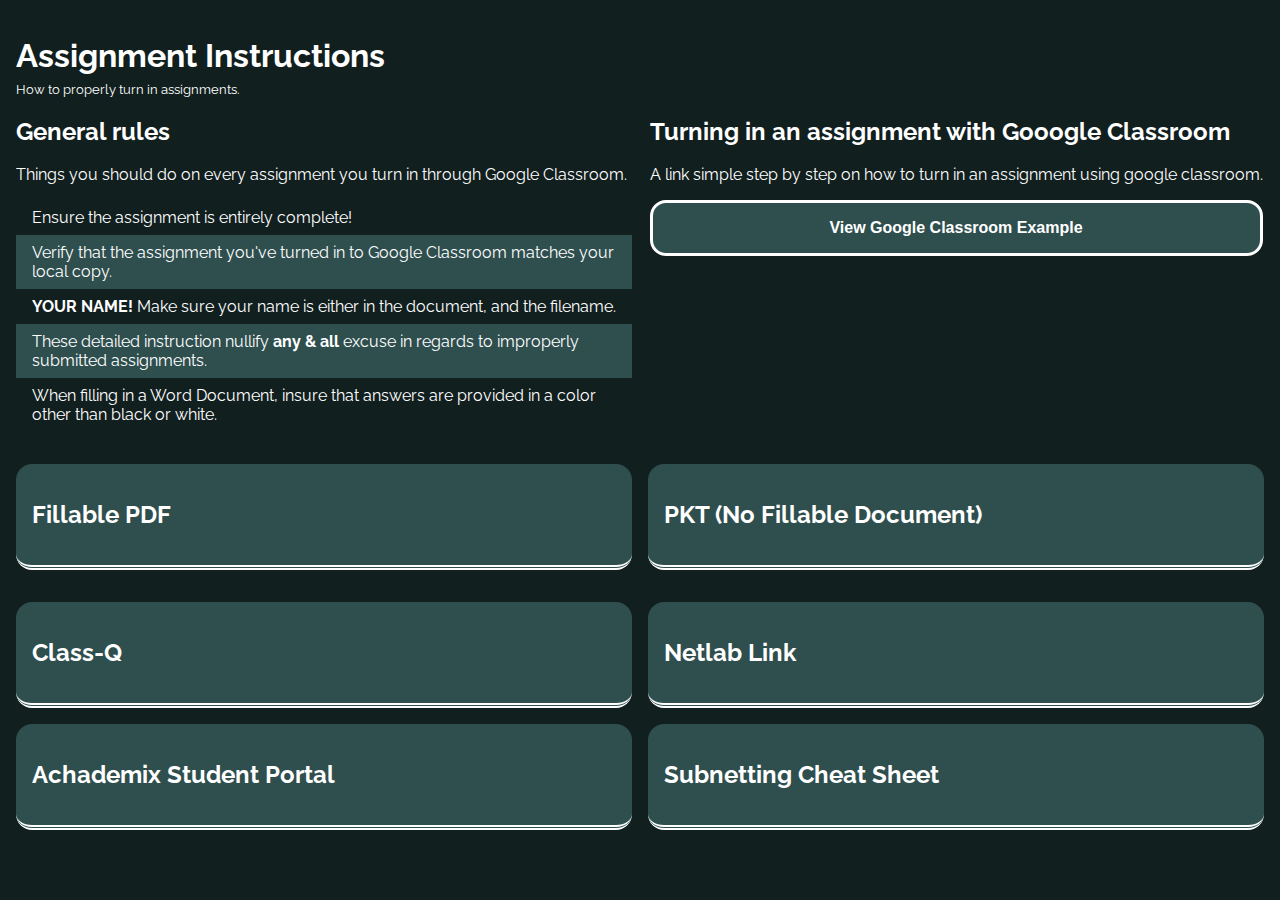
<file: index.html>
<!DOCTYPE html>
<html lang='en'>

<head>
    <meta charset='utf-8'>
    <meta name='viewport' content='width=device-width, initial-scale=1, shrink-to-fit=no'>
    <title>Assignment Instructions | West-Mec Adult ITS</title>
    <link rel="preconnect" href="https://fonts.gstatic.com">
    <link href="https://fonts.googleapis.com/css2?family=Raleway:ital,wght@0,100;0,400;0,700;1,400;1,700&display=swap" rel="stylesheet">
    <link rel="stylesheet" href="style.min.css">
</head>

<body>
    <main>
        <h1>Assignment Instructions</h1>
        <sub>How to properly turn in assignments.</sub>
        <section class="general">
            <div>
                <h2>General rules</h2>
                <p>Things you should do on every assignment you turn in through Google Classroom.</p>
                <ul>
                    <li>Ensure the assignment is entirely complete!</li>
                    <li>Verify that the assignment you've turned in to Google Classroom matches your local copy.</li>
                    <li><span class="emphasis">YOUR NAME!</span> Make sure your name is either in the document, and the filename.</li>
                    <li>These detailed instruction nullify <span class="emphasis">any & all</span> excuse in regards to improperly submitted assignments.</li>
                    <li>When filling in a Word Document, insure that answers are provided in a color other than black or white.</li>
                </ul>
            </div>
            <div class="example-box">
                <h2>Turning in an assignment with Gooogle Classroom</h2>
                <p>A link simple step by step on how to turn in an assignment using google classroom.</p>
                <button>
                    View Google Classroom Example
                    <a href="Example.html"></a>
                </button>
            </div>
        </section>
        <section class="selection">
            <div class="card">
                <h2>Fillable PDF</h2>
                <a href="PDF.html"> </a>
            </div>
            <div class="card">
                <h2>PKT (No Fillable Document)</h2>
                <a href="PT.html"> </a>
            </div>
        </section>
        <section class="selection">
            <div class="card">
                <h2>Class-Q</h2>
                <a href="https://class-q.web.app/join"></a>
            </div>
            <div class="card">
                <h2>Netlab Link</h2>
                <a href="https://netlab.west-mec.org/"></a>
            </div>
            <div class="card">
                <h2>Achademix Student Portal</h2>
                <a href="https://wmec.axstudent.com/"></a>
            </div>
            <div class="card">
                <h2>Subnetting Cheat Sheet</h2>
                <a href="images/subnetting.png"></a>
            </div>

        </section>
    </main>
</body>
<html>
</file>
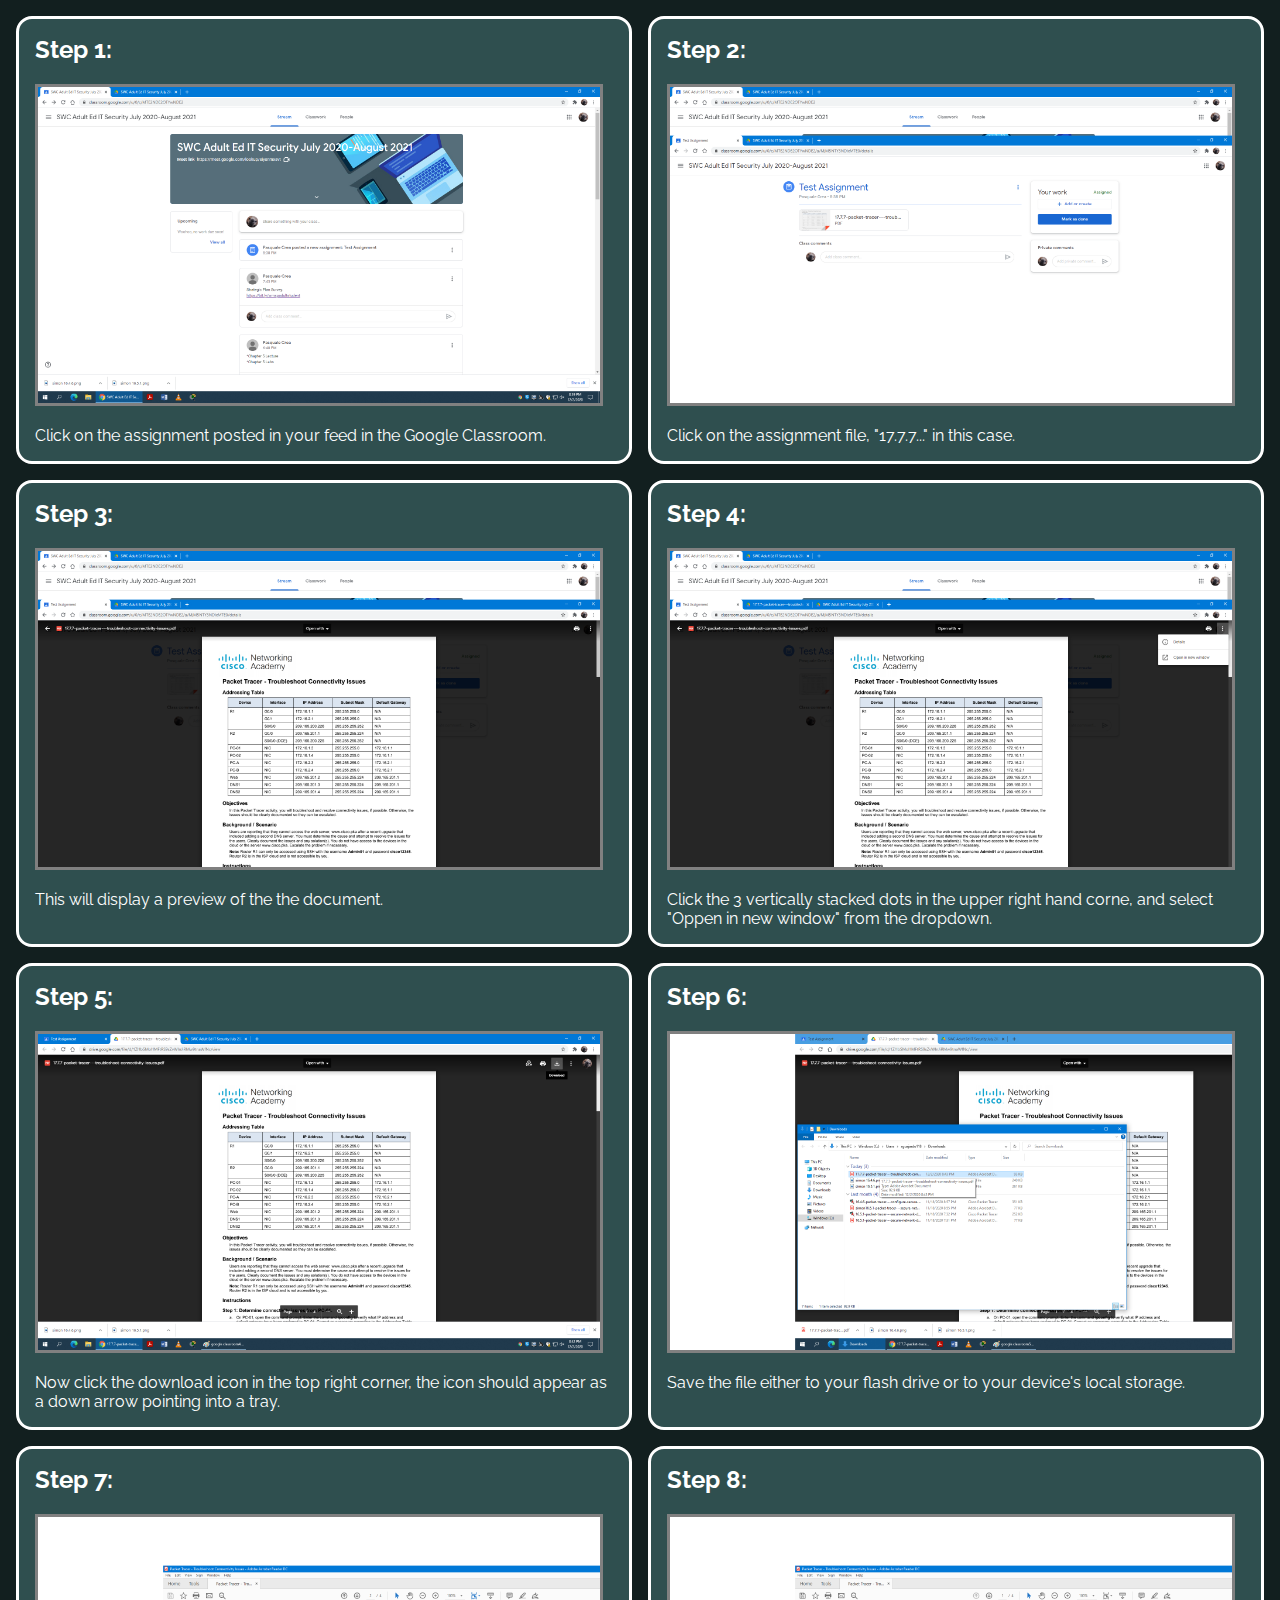
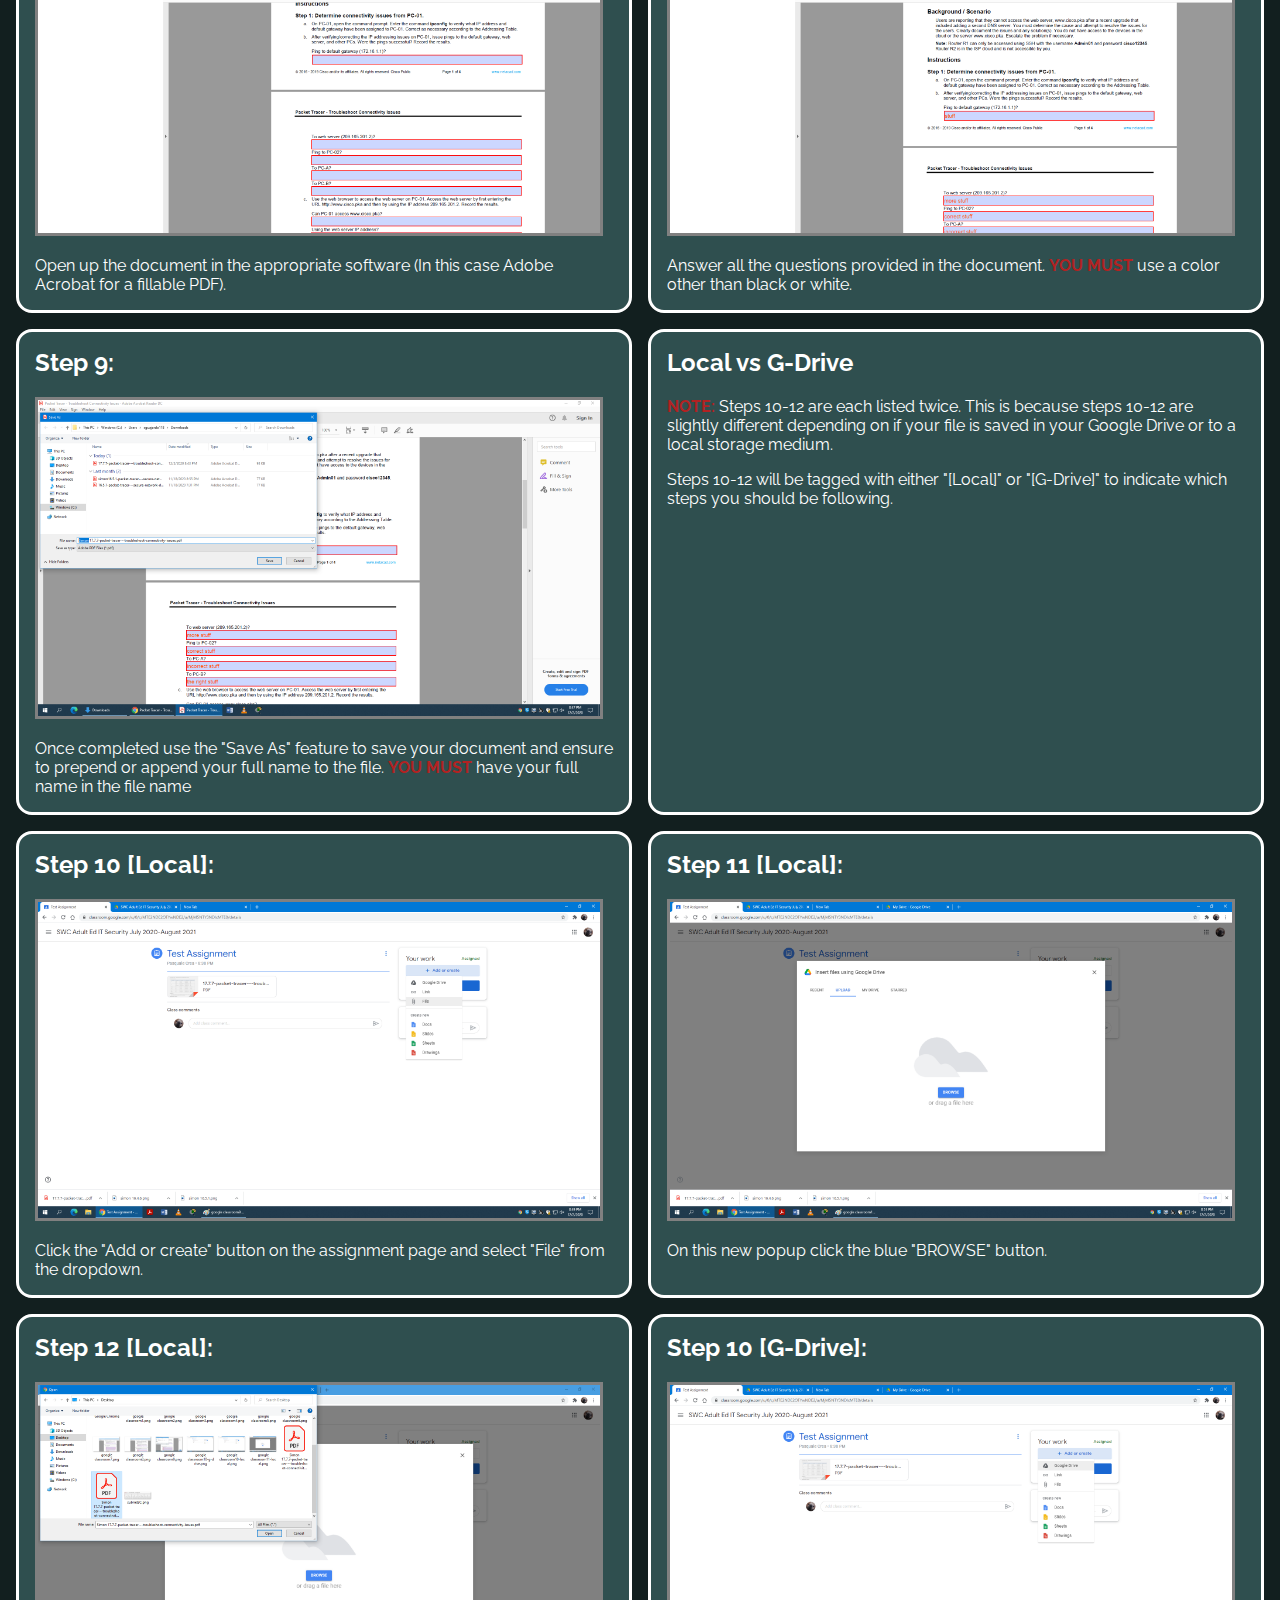
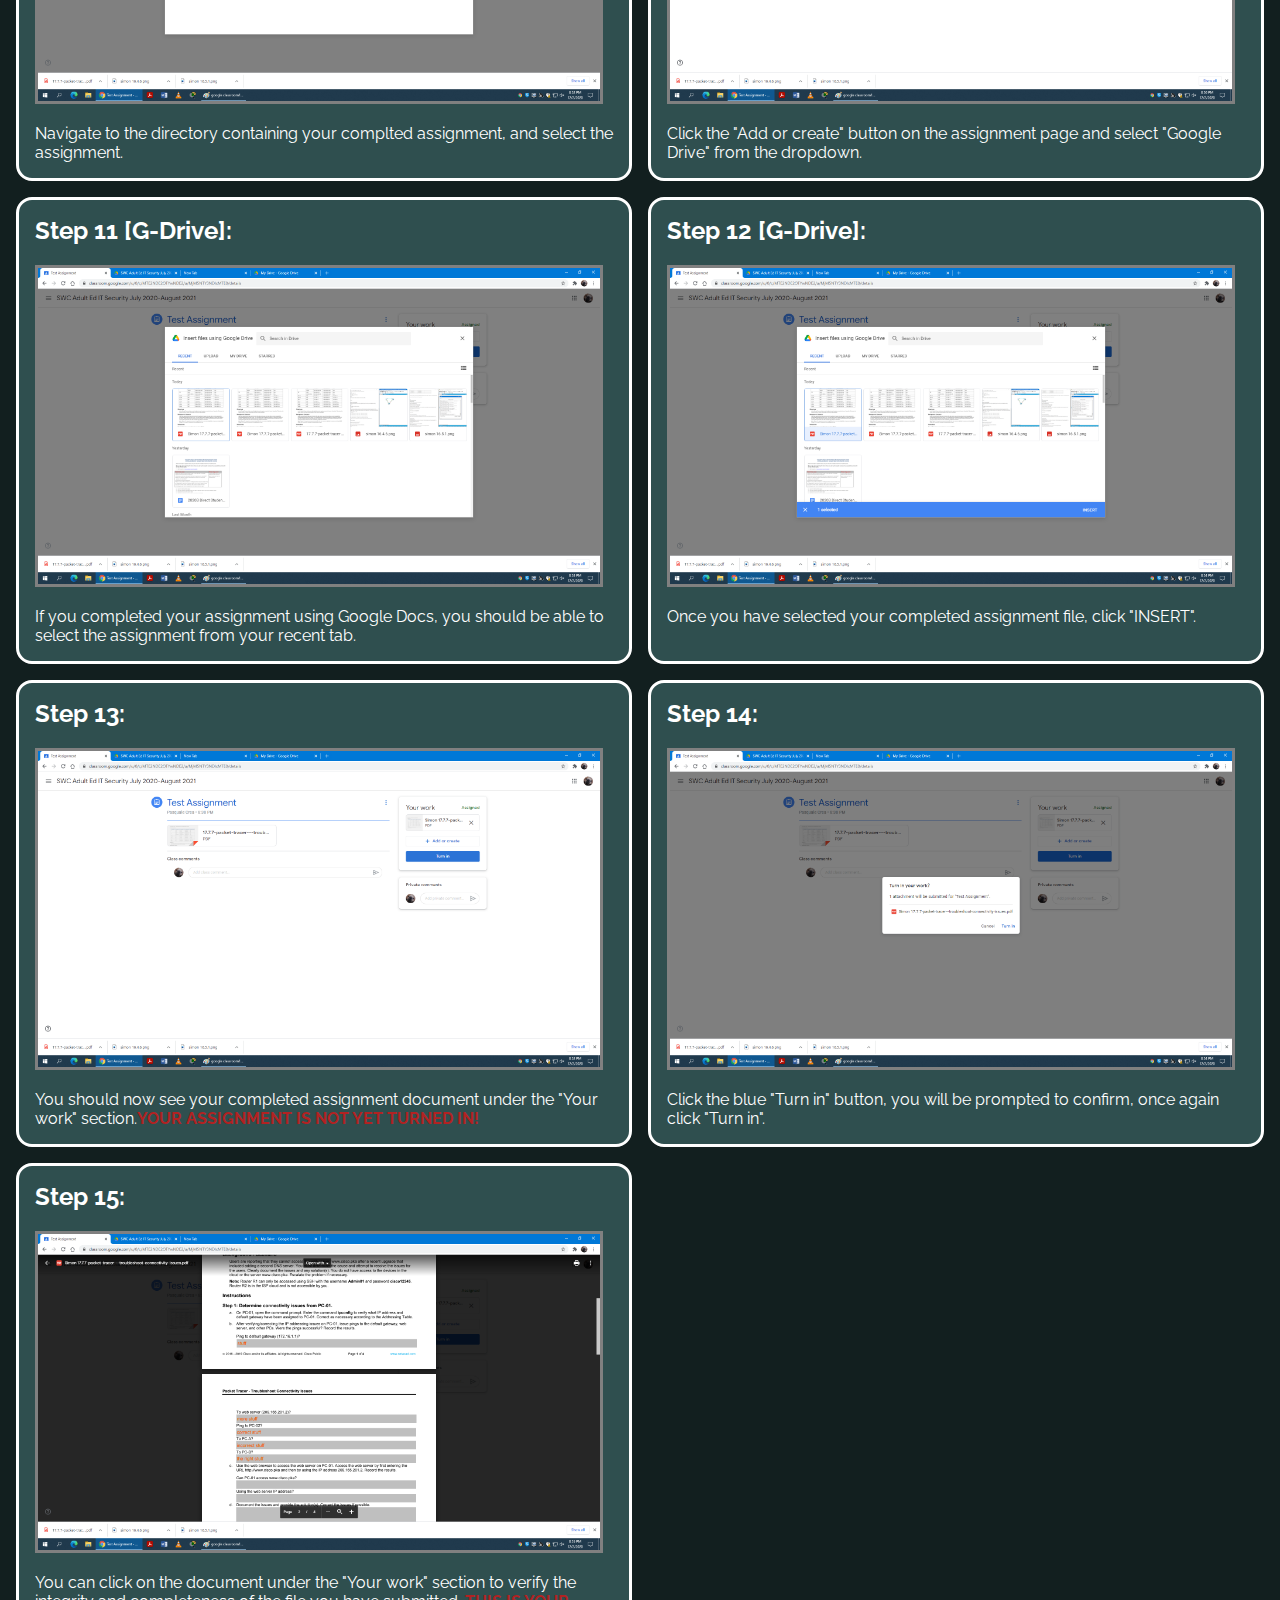
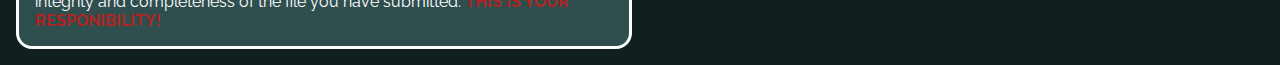
<file: Example.html>
<!DOCTYPE html>
<html lang='en'>

<head>
    <meta charset='utf-8'>
    <meta name='viewport' content='width=device-width, initial-scale=1, shrink-to-fit=no'>
    <title>Google Classroom Example | West-Mec Adult ITS</title>
    <link rel="preconnect" href="https://fonts.gstatic.com">
    <link href="https://fonts.googleapis.com/css2?family=Raleway:ital,wght@0,100;0,400;0,700;1,400;1,700&display=swap" rel="stylesheet">
    <link rel="stylesheet" href="style.min.css">
</head>

<body>
    <main class="instruction-set">
        <section class="instruction">
            <h2>Step 1: </h2>
            <img class="example" src="images/google classroom1.png">
            <p>Click on the assignment posted in your feed in the Google Classroom.</p>
        </section>
        <section class="instruction">
            <h2>Step 2: </h2>
            <img class="example" src="images/google classroom2.png">
            <p>Click on the assignment file, "17.7.7..." in this case.</p>
        </section>
        <section class="instruction">
            <h2>Step 3: </h2>
            <img class="example" src="images/google classroom3.png">
            <p>This will display a preview of the the document.</p>
        </section>
        <section class="instruction">
            <h2>Step 4: </h2>
            <img class="example" src="images/google classroom4.png">
            <p>Click the 3 vertically stacked dots in the upper right hand corne, and select "Oppen in new window" from the dropdown.</p>
        </section>
        <section class="instruction">
            <h2>Step 5: </h2>
            <img class="example" src="images/google classroom5.png">
            <p>Now click the download icon in the top right corner, the icon should appear as a down arrow pointing into a tray.</p>
        </section>
        <section class="instruction">
            <h2>Step 6: </h2>
            <img class="example" src="images/google classroom6.png">
            <p>Save the file either to your flash drive or to your device's local storage.</p>
        </section>
        <section class="instruction">
            <h2>Step 7: </h2>
            <img class="example" src="images/google classroom7.png">
            <p>Open up the document in the appropriate software (In this case Adobe Acrobat for a fillable PDF).</p>
        </section>
        <section class="instruction">
            <h2>Step 8: </h2>
            <img class="example" src="images/google classroom8.png">
            <p>Answer all the questions provided in the document. <span class="emphasis warn">YOU MUST</span> use a color other than black or white.</p>
        </section>
        <section class="instruction">
            <h2>Step 9: </h2>
            <img class="example" src="images/google classroom9.png">
            <p>Once completed use the "Save As" feature to save your document and ensure to prepend or append your full name to the file. <span class="emphasis warn">YOU MUST</span> have your full name in the file name</p>
        </section>
        <section class="instruction">
            <h2>Local vs G-Drive</h2>
            <p><span class="emphasis warn">NOTE: </span>Steps 10-12 are each listed twice. This is because steps 10-12 are slightly different depending on if your file is saved in your Google Drive or to a local storage medium.</p>
            <p>Steps 10-12 will be tagged with either "[Local]" or "[G-Drive]" to indicate which steps you should be following.</p>
        </section>
        <section class="instruction">
            <h2>Step 10 [Local]: </h2>
            <img class="example" src="images/google classroom10-local.png">
            <p>Click the "Add or create" button on the assignment page and select "File" from the dropdown.</p>
        </section>
        <section class="instruction">
            <h2>Step 11 [Local]: </h2>
            <img class="example" src="images/google classroom11-local.png">
            <p>On this new popup click the blue "BROWSE" button.</p>
        </section>
        <section class="instruction">
            <h2>Step 12 [Local]: </h2>
            <img class="example" src="images/google classroom12-local.png">
            <p>Navigate to the directory containing your complted assignment, and select the assignment.</p>
        </section>
        <section class="instruction">
            <h2>Step 10 [G-Drive]: </h2>
            <img class="example" src="images/google classroom10-g-drive.png">
            <p>Click the "Add or create" button on the assignment page and select "Google Drive" from the dropdown.</p>
        </section>
        <section class="instruction">
            <h2>Step 11 [G-Drive]: </h2>
            <img class="example" src="images/google classroom11-g-drive.png">
            <p>If you completed your assignment using Google Docs, you should be able to select the assignment from your recent tab.</p>
        </section>
        <section class="instruction">
            <h2>Step 12 [G-Drive]: </h2>
            <img class="example" src="images/google classroom12-g-drive.png">
            <p>Once you have selected your completed assignment file, click "INSERT".</p>
        </section>
        <section class="instruction">
            <h2>Step 13: </h2>
            <img class="example" src="images/google classroom13.png">
            <p>You should now see your completed assignment document under the "Your work" section.<span class="emphasis warn">YOUR ASSIGNMENT IS NOT YET TURNED IN!</span></p>
        </section>
        <section class="instruction">
            <h2>Step 14: </h2>
            <img class="example" src="images/google classroom14.png">
            <p>Click the blue "Turn in" button, you will be prompted to confirm, once again click "Turn in".</p>
        </section>
        <section class="instruction">
            <h2>Step 15: </h2>
            <img class="example" src="images/google classroom15.png">
            <p>You can click on the document under the "Your work" section to verify the integrity and completeness of the file you have submitted. <span class="emphasis warn">THIS IS YOUR RESPONIBILITY!</span></p>
        </section>
    </main>
    <div id="modal" class="modal">
        <span class="close">&times;</span>
        <img class="modal-content" id="img01">
        <div id="caption"></div>
    </div>

</body>
<script>
    const modal = document.getElementById("modal");
    const modalImg = document.getElementById("img01");
    const captionText = document.getElementById("caption");
    const close = document.getElementById("close");
    let imgs = document.getElementsByClassName('example');
    document.addEventListener('click', (e) => {
        if (e.target.className === "example") {
            e.preventDefault();
            modal.style.display = "block";
            modalImg.src = e.target.src;
            if (e.target.nextSibling.nextSibling == null) {
                captionText.innerHTML = "";
            } else {
                captionText.innerHTML = e.target.nextSibling.nextSibling.innerHTML;
            }
        }
        if (e.target.className === "close" || e.target.className === "modal") {
            e.preventDefault();
            modal.style.display = "none";
        }
    });
</script>
<html>
</file>
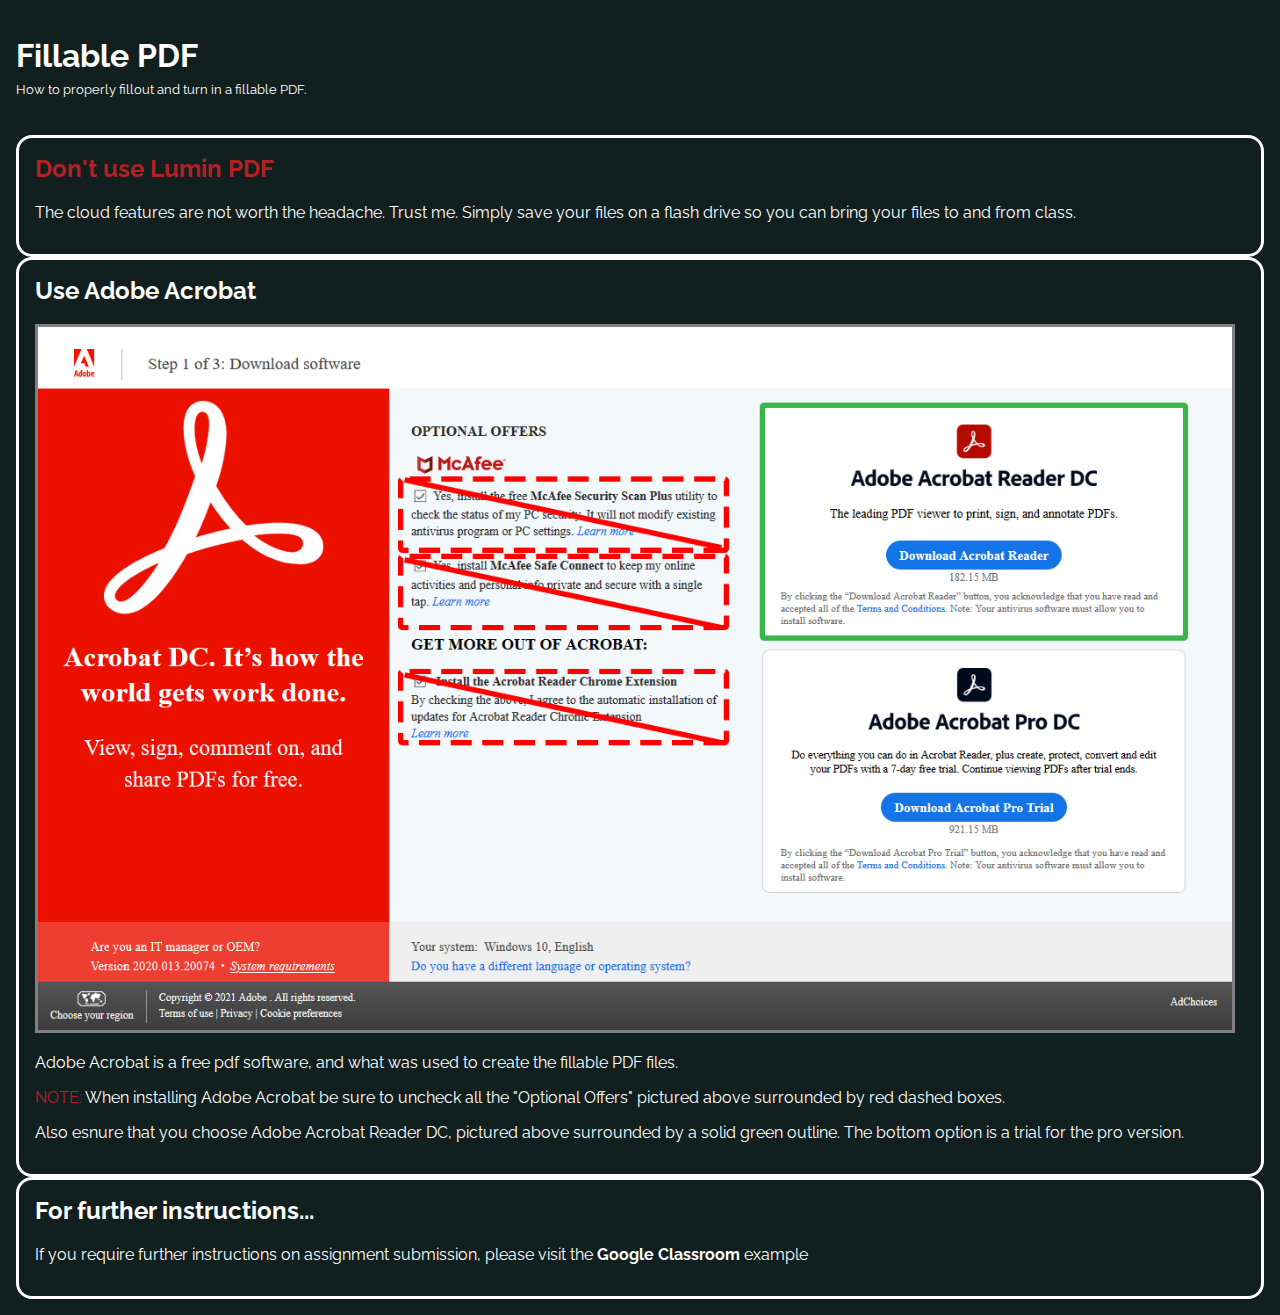
<file: PDF.html>
<!DOCTYPE html>
<html lang='en'>

<head>
    <meta charset='utf-8'>
    <meta name='viewport' content='width=device-width, initial-scale=1, shrink-to-fit=no'>
    <title>Fillable PDF | West-Mec Adult ITS</title>
    <link rel="preconnect" href="https://fonts.gstatic.com">
    <link href="https://fonts.googleapis.com/css2?family=Raleway:ital,wght@0,100;0,400;0,700;1,400;1,700&display=swap" rel="stylesheet">
    <link rel="stylesheet" href="style.min.css">
</head>

<body>
    <main>
        <h1>Fillable PDF</h1>
        <sub>How to properly fillout and turn in a fillable PDF.</sub>
        <br><br><br>
        <section class="box">
            <h2 class="warn">Don't use Lumin PDF</h2>
            <p>The cloud features are not worth the headache. Trust me. Simply save your files on a flash drive so you can bring your files to and from class.</p>
        </section>
        <section class="box">
            <h2>Use Adobe Acrobat</h2>
            <img class="example" src="images/acrobat-download.png">
            <p>Adobe Acrobat is a free pdf software, and what was used to create the fillable PDF files.</p>
            <p><span class="warn">NOTE: </span>When installing Adobe Acrobat be sure to uncheck all the "Optional Offers" pictured above surrounded by red dashed boxes.</p>
            <p>Also esnure that you choose Adobe Acrobat Reader DC, pictured above surrounded by a solid green outline. The bottom option is a trial for the pro version.</p>
        </section>
        <section class="box">
            <h2>For further instructions...</h2>
            <p>If you require further instructions on assignment submission, please visit the <a href="Example.html" class="emphasis">Google Classroom</a> example</p>
        </section>
    </main>

</body>
<html>
</file>
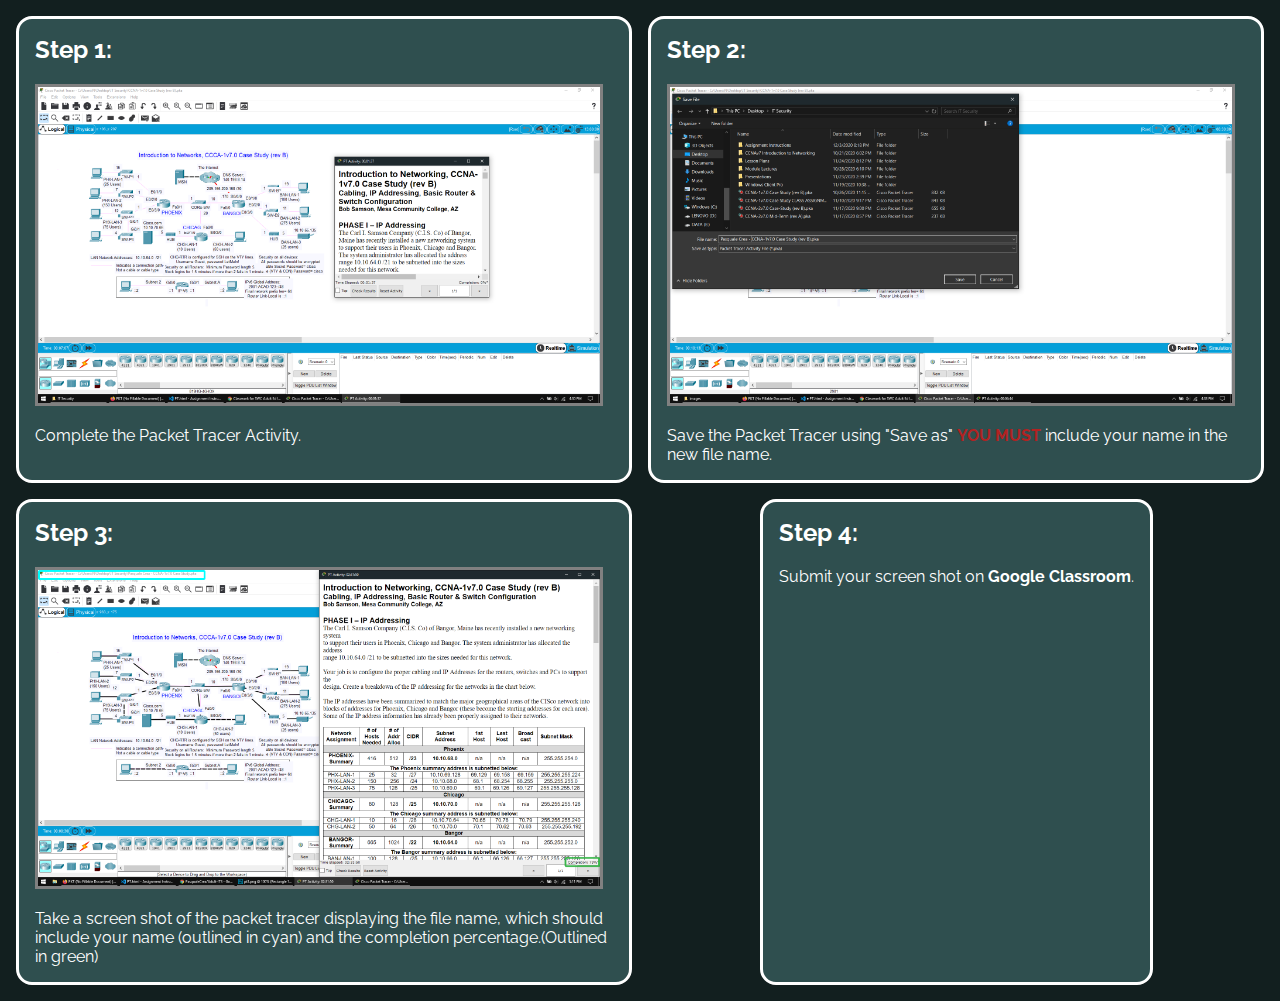
<file: PT.html>
<!DOCTYPE html>
<html lang='en'>

<head>
    <meta charset='utf-8'>
    <meta name='viewport' content='width=device-width, initial-scale=1, shrink-to-fit=no'>
    <title>PKT (No Fillable Document) | West-Mec Adult ITS</title>
    <link rel="preconnect" href="https://fonts.gstatic.com">
    <link href="https://fonts.googleapis.com/css2?family=Raleway:ital,wght@0,100;0,400;0,700;1,400;1,700&display=swap" rel="stylesheet">
    <link rel="stylesheet" href="style.min.css">
</head>
</head>

<body>
    <main class="instruction-set">
        <section class="instruction">
            <h2>Step 1: </h2>
            <img class="example" src="images/pt1.png">
            <p>Complete the Packet Tracer Activity.</p>
        </section>
        <section class="instruction">
            <h2>Step 2: </h2>
            <img class="example" src="images/pt2.png">
            <p>Save the Packet Tracer using "Save as" <span class="emphasis warn">YOU MUST</span> include your name in the new file name.</p>
        </section>
        <section class="instruction">
            <h2>Step 3: </h2>
            <img class="example" src="images/pt3.png">
            <p>Take a screen shot of the packet tracer displaying the file name, which should include your name (outlined in cyan) and the completion percentage.(Outlined in green)</p>
        </section>
        <section class="instruction">
            <h2>Step 4: </h2>
            <p>Submit your screen shot on <a class="emphasis" href="Example.html">Google Classroom</a>.</p>
        </section>
    </main>
    <div id="modal" class="modal">
        <span class="close">&times;</span>
        <img class="modal-content" id="img01">
        <div id="caption"></div>
    </div>
</body>
<script>
    const modal = document.getElementById("modal");
    const modalImg = document.getElementById("img01");
    const captionText = document.getElementById("caption");
    const close = document.getElementById("close");
    let imgs = document.getElementsByClassName('example');
    document.addEventListener('click', (e) => {
        if (e.target.className === "example") {
            e.preventDefault();
            modal.style.display = "block";
            modalImg.src = e.target.src;
            if (e.target.nextSibling.nextSibling == null) {
                captionText.innerHTML = "";
            } else {
                captionText.innerHTML = e.target.nextSibling.nextSibling.innerHTML;
            }
        }
        if (e.target.className === "close" || e.target.className === "modal") {
            e.preventDefault();
            modal.style.display = "none";
        }
    });
</script>
<html>
</file>
<file: style.min.css>
html,body{margin:0;padding:0;height:100%;background-color:#121f1f;color:white;font-family:'Raleway', sans-serif}a{text-decoration:none;color:inherit}main{padding:1rem}h1{margin-bottom:0}sub{margin-bottom:2rem}.general{display:-ms-grid;display:grid;justify-items:center;-ms-grid-columns:(minmax(500px, 1fr))[auto-fit];grid-template-columns:repeat(auto-fit, minmax(500px, 1fr));gap:1rem}.example-box button{background-color:#2f4f4f;position:relative;border:3px solid white;border-radius:1rem;padding:1rem;font-size:1rem;font-weight:bold;color:white;width:100%;cursor:pointer;-webkit-transition:.2s all;transition:.2s all}.example-box button a{position:absolute;top:0;bottom:0;left:0;right:0;width:100%;height:100%}.example-box button:hover{background-color:#4c7f7f}.selection{margin-top:2rem;display:-ms-grid;display:grid;gap:1rem;-ms-grid-columns:(minmax(600px, 1fr))[auto-fit];grid-template-columns:repeat(auto-fit, minmax(600px, 1fr))}.selection .card{background-color:darkslategray;position:relative;padding:1rem;border-radius:1rem;border-bottom:5px double white;cursor:pointer;-webkit-transition:.2s all;transition:.2s all}.selection .card a{position:absolute;top:0;bottom:0;left:0;right:0;width:100%;height:100%}.selection .card:hover{border-bottom:5px solid white;background-color:#4c7f7f}ul{list-style-type:none;margin:0;padding:0}ul li:nth-child(even){background-color:darkslategray}ul li{padding:0.5rem 1rem;-webkit-transition:.2s all;transition:.2s all;font-size:1rem}ul li:hover{padding:1.2rem 1rem;color:black;background-color:#6ea9a9;cursor:default}.warn{color:firebrick}.emphasis{font-weight:bold}.box{border:3px solid white;border-radius:1rem;padding:1rem}.box h2{margin-top:0}.example{width:calc(100% - 1rem);border:3px solid grey;cursor:pointer;-webkit-transition:.2s all;transition:.2s all}.example:hover{opacity:0.7}.instruction{margin:0 auto;padding:1rem;border:3px solid white;background-color:#2f4f4f;border-radius:1rem}.instruction h2{margin-top:0}.instruction p{margin:1rem 0 0 0}.instruction-set{display:-ms-grid;display:grid;justify-items:center;-ms-grid-columns:(minmax(500px, 1fr))[auto-fit];grid-template-columns:repeat(auto-fit, minmax(500px, 1fr));gap:1rem}.modal{display:none;position:fixed;z-index:1;padding-top:100px;left:0;top:0;width:100%;height:100%;overflow:auto;background-color:#000;background-color:rgba(0,0,0,0.9)}.modal-content{margin:auto;display:block;width:80%}#caption{margin:auto;display:block;width:80%;max-width:700px;text-align:center;color:#ccc;padding:10px 0;height:150px}.modal-content,#caption{-webkit-animation-name:zoom;animation-name:zoom;-webkit-animation-duration:0.6s;animation-duration:0.6s}@-webkit-keyframes zoom{from{-webkit-transform:scale(0);transform:scale(0)}to{-webkit-transform:scale(1);transform:scale(1)}}@keyframes zoom{from{-webkit-transform:scale(0);transform:scale(0)}to{-webkit-transform:scale(1);transform:scale(1)}}.close{position:absolute;top:15px;right:35px;color:#f1f1f1;font-size:40px;font-weight:bold;-webkit-transition:0.3s;transition:0.3s;cursor:pointer}.close:hover,.close:focus{color:#bbb;text-decoration:none;cursor:pointer}@media only screen and (max-width: 700px){.modal-content{width:100%}}
</file>
